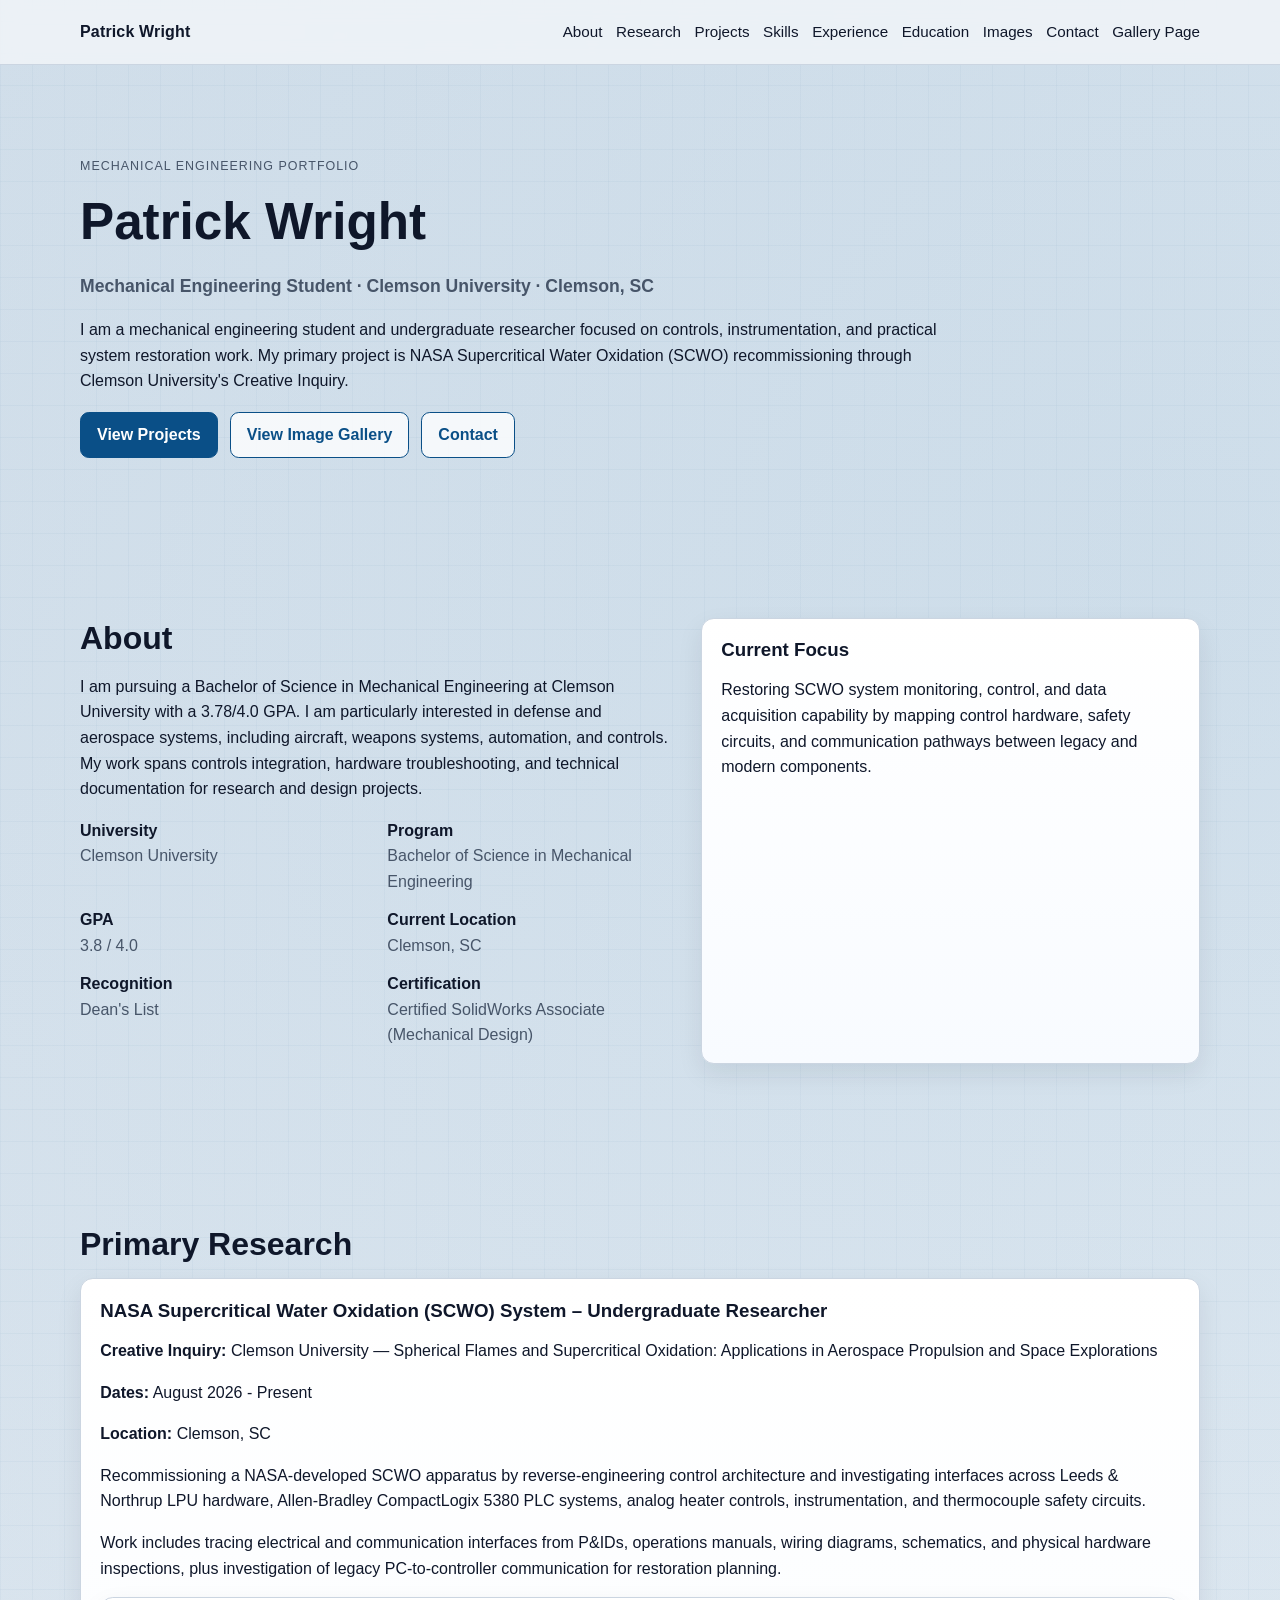
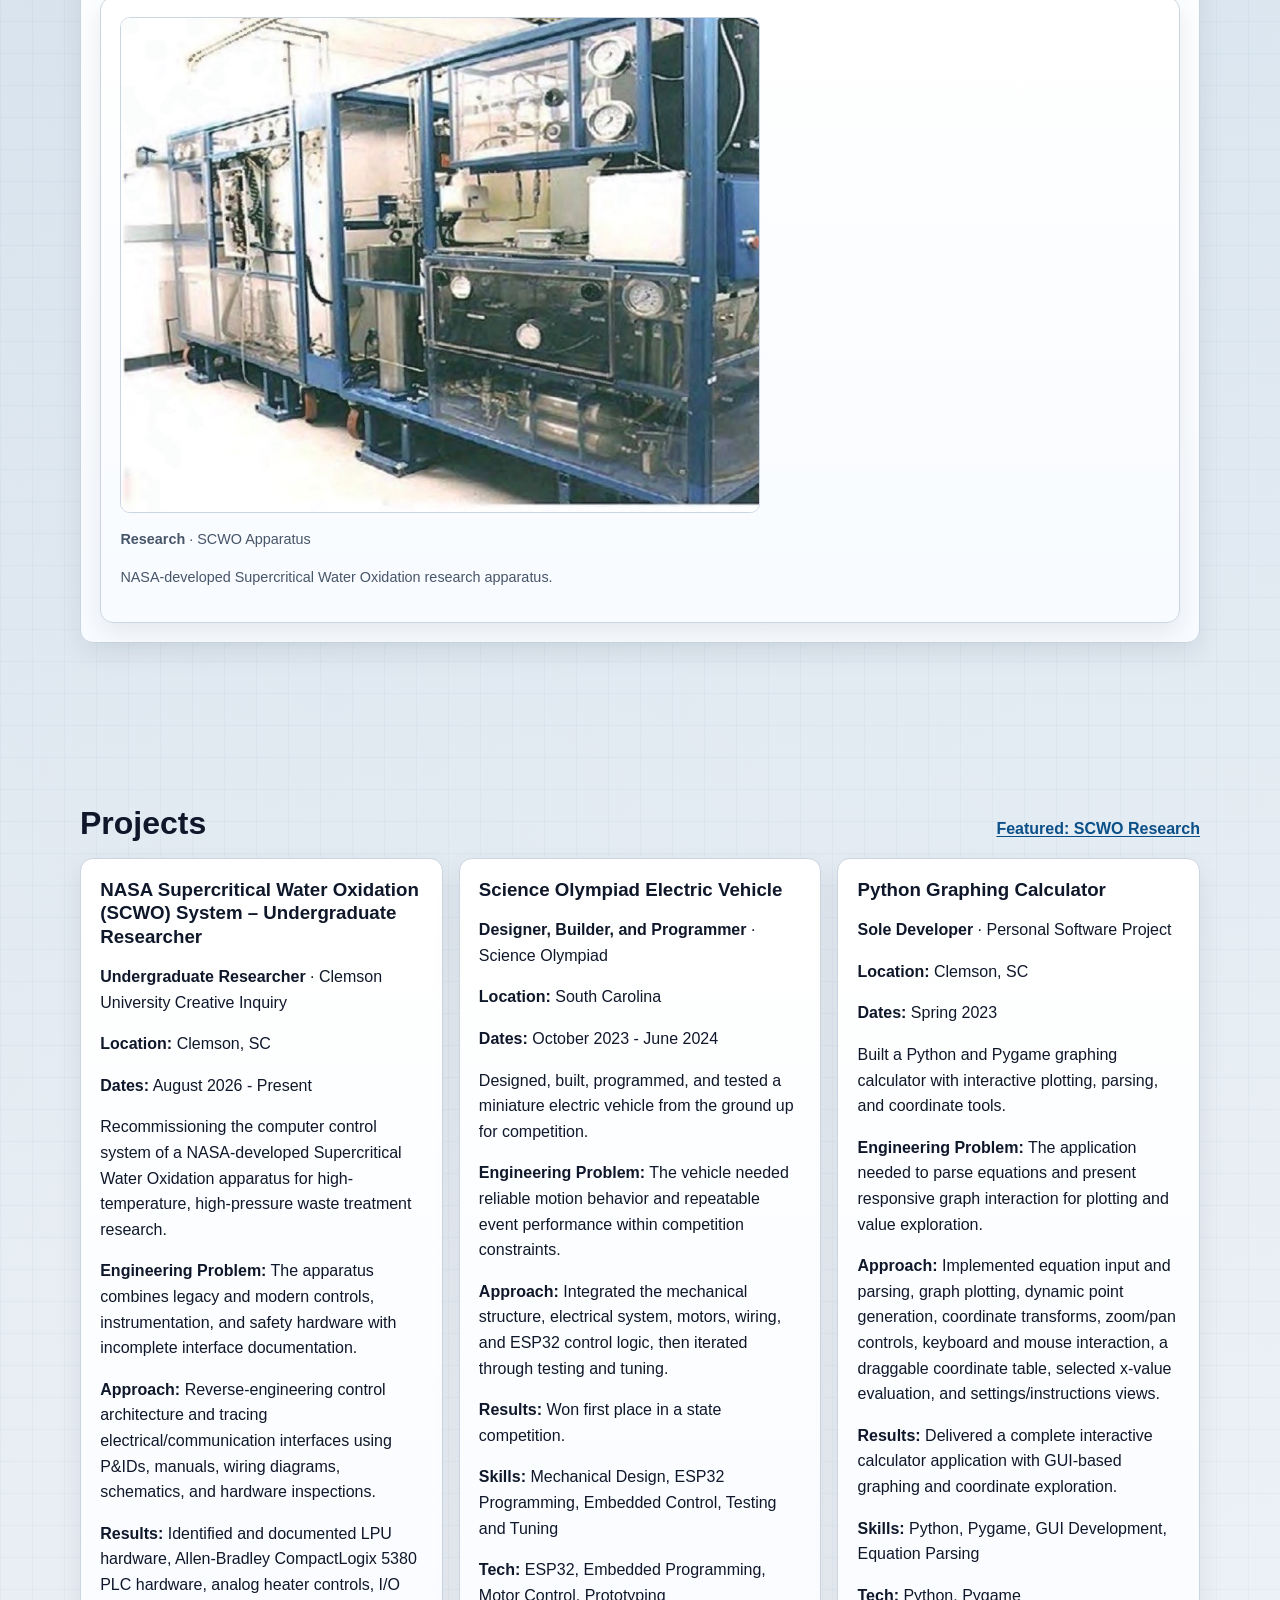
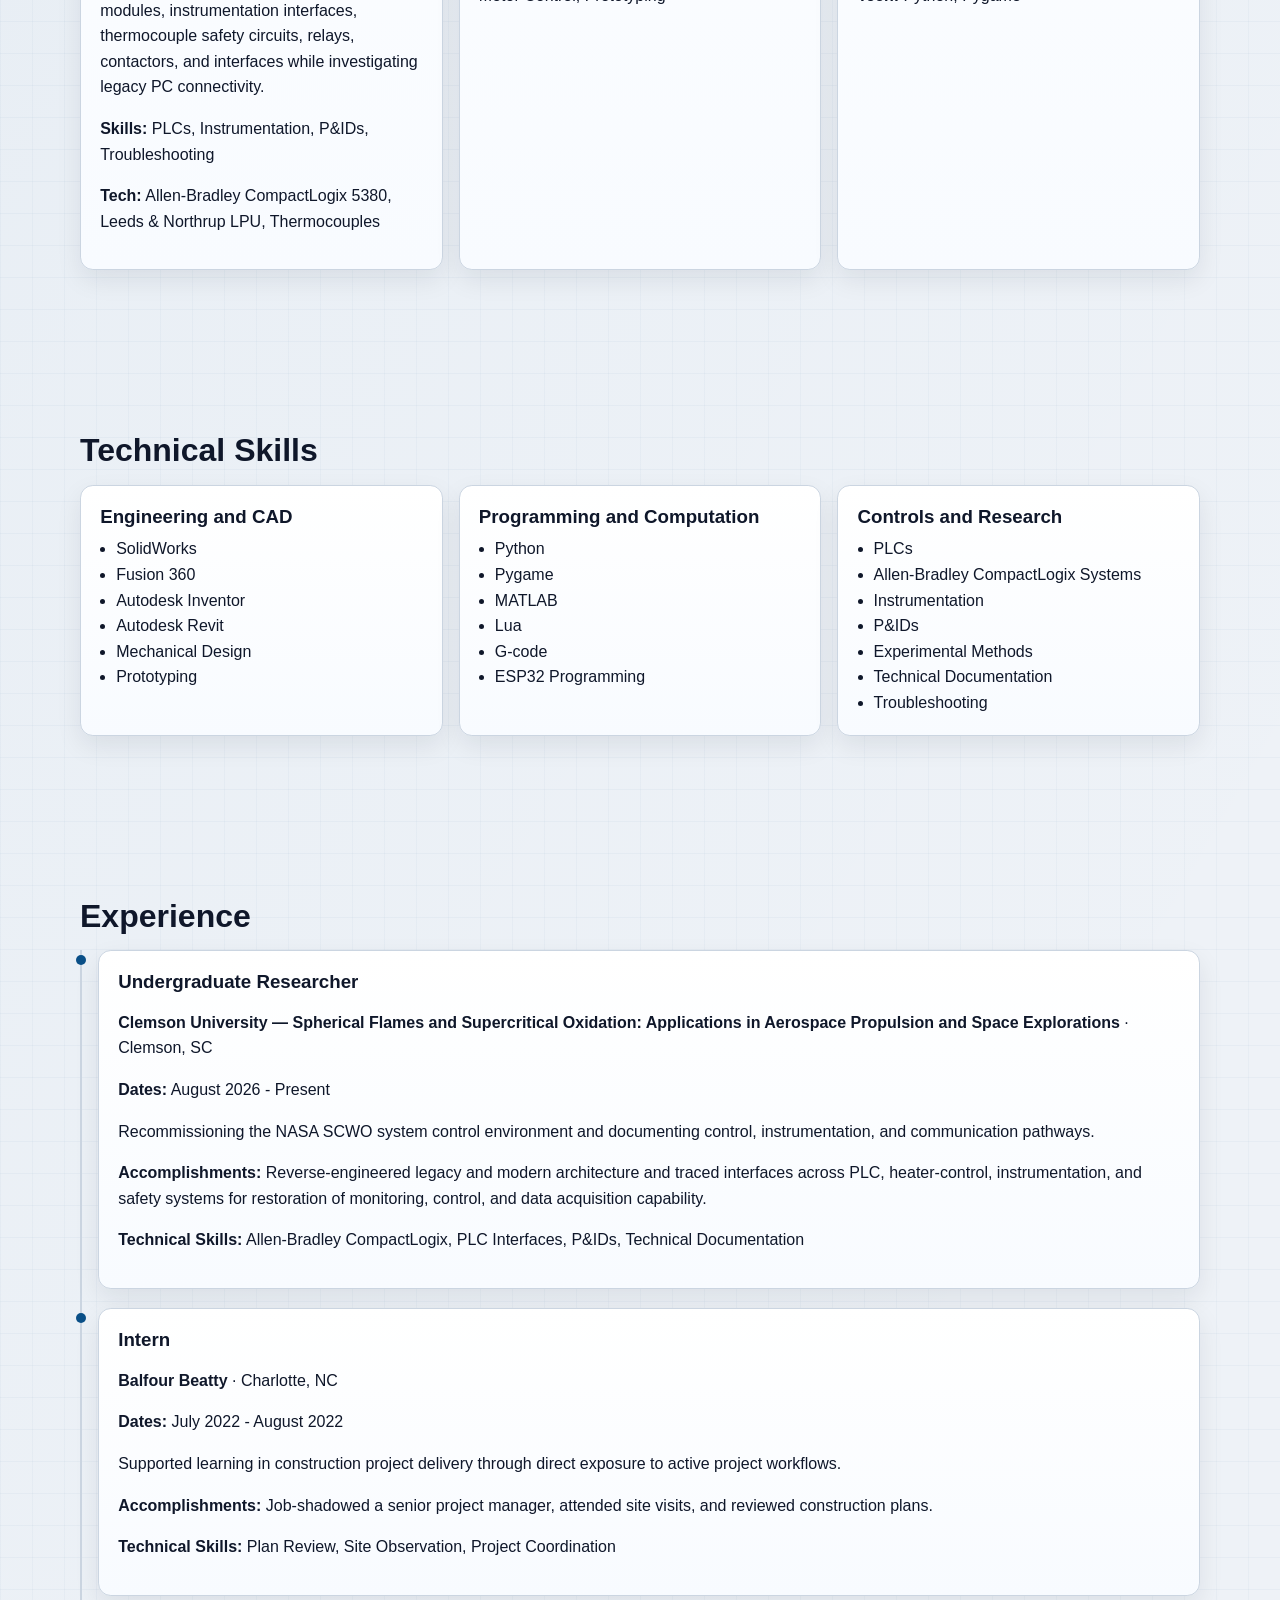
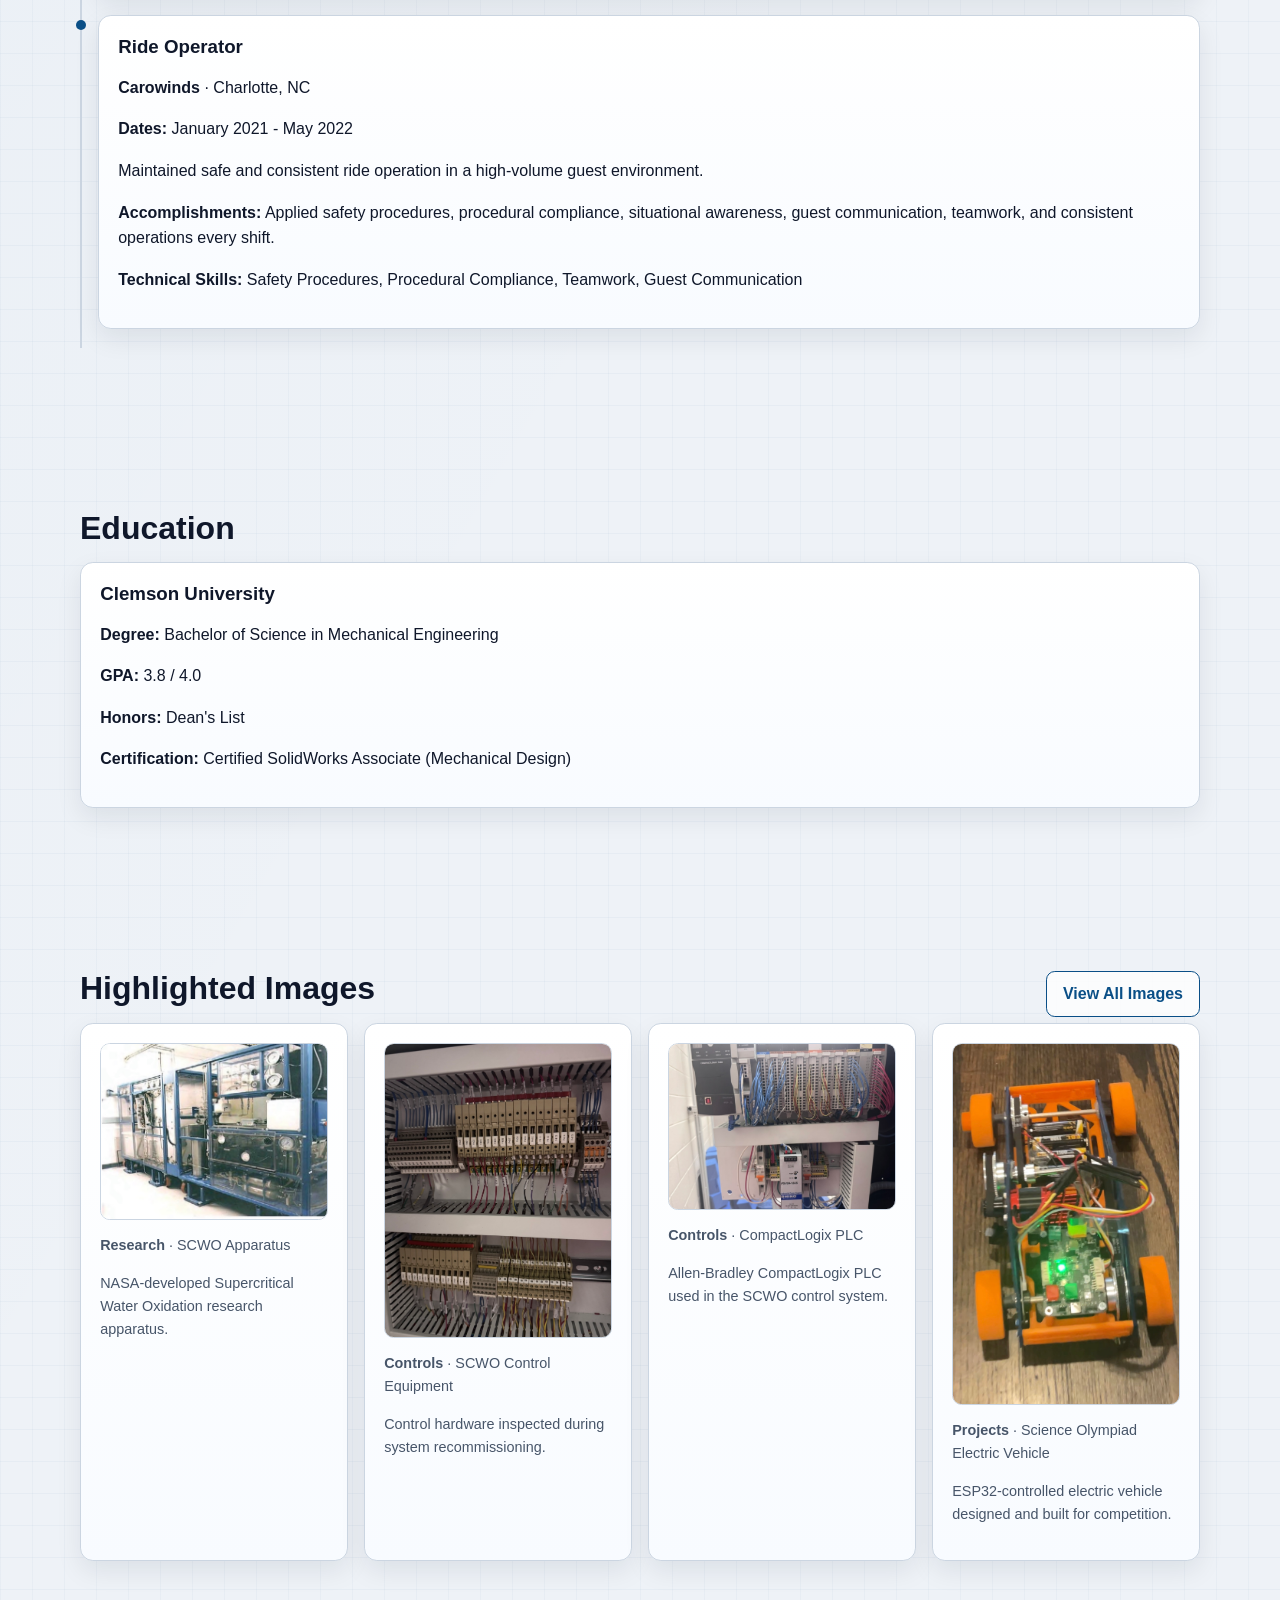
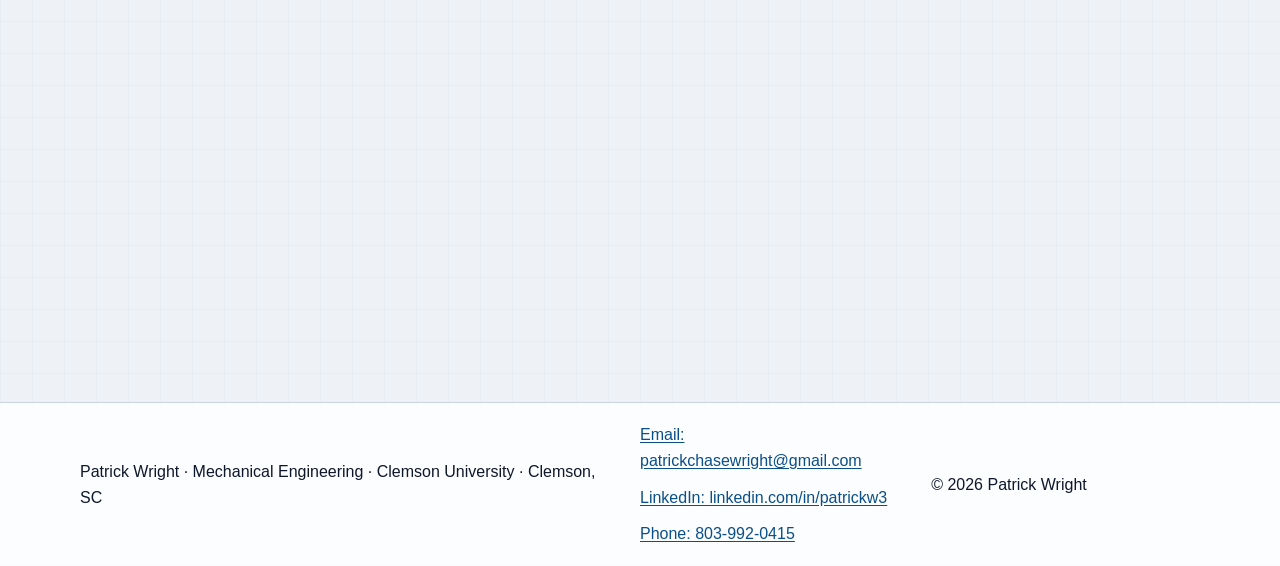
<file: index.html>
<!DOCTYPE html>
<html lang="en">
  <head>
    <meta charset="UTF-8" />
    <meta name="viewport" content="width=device-width, initial-scale=1.0" />
    <title>Patrick Wright | Mechanical Engineering Portfolio</title>
    <meta
      name="description"
      content="Portfolio for Patrick Wright, a Clemson University mechanical engineering student focused on research, controls, and practical engineering projects."
    />
    <meta
      name="keywords"
      content="Patrick Wright, Mechanical Engineering, Clemson University, SCWO, PLC, Controls, Engineering Projects"
    />
    <meta name="author" content="Patrick Wright" />
    <link rel="stylesheet" href="./styles.css" />
  </head>
  <body>
    <a class="skip-link" href="#main-content">Skip to content</a>
    <header class="site-header" id="top">
      <nav class="container nav" aria-label="Main navigation">
        <a class="brand" href="#top">Patrick Wright</a>
        <button class="menu-toggle" aria-expanded="false" aria-controls="site-menu">Menu</button>
        <ul id="site-menu" class="menu">
          <li><a href="#about">About</a></li>
          <li><a href="#research">Research</a></li>
          <li><a href="#projects">Projects</a></li>
          <li><a href="#skills">Skills</a></li>
          <li><a href="#experience">Experience</a></li>
          <li><a href="#education">Education</a></li>
          <li><a href="#images">Images</a></li>
          <li><a href="#contact">Contact</a></li>
          <li><a href="./gallery.html">Gallery Page</a></li>
        </ul>
      </nav>
    </header>

    <main id="main-content">
      <section class="hero section">
        <div class="container hero-grid reveal">
          <div>
            <p class="eyebrow">Mechanical Engineering Portfolio</p>
            <h1>Patrick Wright</h1>
            <p class="subtitle">Mechanical Engineering Student · Clemson University · Clemson, SC</p>
            <p>
              I am a mechanical engineering student and undergraduate researcher focused on controls, instrumentation,
              and practical system restoration work. My primary project is NASA Supercritical Water Oxidation (SCWO)
              recommissioning through Clemson University's Creative Inquiry.
            </p>
            <div class="hero-actions">
              <a class="btn" href="#projects">View Projects</a>
              <a class="btn btn-secondary" href="./gallery.html">View Image Gallery</a>
              <a class="btn btn-secondary" href="#contact">Contact</a>
            </div>
          </div>
        </div>
      </section>

      <section class="section" id="about">
        <div class="container about-grid reveal">
          <div>
            <h2>About</h2>
            <p>
              I am pursuing a Bachelor of Science in Mechanical Engineering at Clemson University with a 3.78/4.0 GPA. 
              I am particularly interested in defense and aerospace systems, including aircraft, weapons systems, automation, and controls. 
              My work spans controls integration, hardware troubleshooting, and technical documentation for research and design projects.
            </p>
            <dl class="compact-meta">
              <div><dt>University</dt><dd>Clemson University</dd></div>
              <div><dt>Program</dt><dd>Bachelor of Science in Mechanical Engineering</dd></div>
              <div><dt>GPA</dt><dd>3.8 / 4.0</dd></div>
              <div><dt>Current Location</dt><dd>Clemson, SC</dd></div>
              <div><dt>Recognition</dt><dd>Dean's List</dd></div>
              <div><dt>Certification</dt><dd>Certified SolidWorks Associate (Mechanical Design)</dd></div>
            </dl>
          </div>
          <article class="card">
            <h3>Current Focus</h3>
            <p>
              Restoring SCWO system monitoring, control, and data acquisition capability by mapping control hardware,
              safety circuits, and communication pathways between legacy and modern components.
            </p>
          </article>
        </div>
      </section>

      <section class="section" id="research">
        <div class="container reveal">
          <h2>Primary Research</h2>
          <article class="card research-card">
            <h3>NASA Supercritical Water Oxidation (SCWO) System – Undergraduate Researcher</h3>
            <p>
              <strong>Creative Inquiry:</strong> Clemson University — Spherical Flames and Supercritical Oxidation:
              Applications in Aerospace Propulsion and Space Explorations
            </p>
            <p><strong>Dates:</strong> August 2026 - Present</p>
            <p><strong>Location:</strong> Clemson, SC</p>
            <p>
              Recommissioning a NASA-developed SCWO apparatus by reverse-engineering control architecture and
              investigating interfaces across Leeds &amp; Northrup LPU hardware, Allen-Bradley CompactLogix 5380 PLC
              systems, analog heater controls, instrumentation, and thermocouple safety circuits.
            </p>
            <p>
              Work includes tracing electrical and communication interfaces from P&amp;IDs, operations manuals, wiring
              diagrams, schematics, and physical hardware inspections, plus investigation of legacy PC-to-controller
              communication for restoration planning.
            </p>
            <div class="grid image-grid" id="research-images"></div>
          </article>
        </div>
      </section>

      <section class="section" id="projects">
        <div class="container reveal">
          <div class="section-heading">
            <h2>Projects</h2>
            <a class="text-link" href="https://www.nasa.gov/ames/space-biosciences/water-recovery-systems/">Featured: SCWO Research</a>
          </div>
          <div id="project-cards" class="grid cards"></div>
        </div>
      </section>

      <section class="section" id="skills">
        <div class="container reveal">
          <h2>Technical Skills</h2>
          <div id="skills-grid" class="grid skills-grid"></div>
        </div>
      </section>

      <section class="section" id="experience">
        <div class="container reveal">
          <h2>Experience</h2>
          <ol id="experience-timeline" class="timeline"></ol>
        </div>
      </section>

      <section class="section" id="education">
        <div class="container reveal">
          <h2>Education</h2>
          <article class="card">
            <h3>Clemson University</h3>
            <p><strong>Degree:</strong> Bachelor of Science in Mechanical Engineering</p>
            <p><strong>GPA:</strong> 3.8 / 4.0</p>
            <p><strong>Honors:</strong> Dean's List</p>
            <p><strong>Certification:</strong> Certified SolidWorks Associate (Mechanical Design)</p>
          </article>
        </div>
      </section>

      <section class="section" id="images">
        <div class="container reveal">
          <div class="section-heading">
            <h2>Highlighted Images</h2>
            <a class="btn btn-secondary" href="./gallery.html">View All Images</a>
          </div>
          <div id="featured-images" class="grid gallery-grid"></div>
        </div>
      </section>

      <section class="section" id="contact">
        <div class="container contact-grid reveal">
          <div>
            <h2>Contact</h2>
            <ul id="social-links" class="social-links"></ul>
            <p><strong>Location:</strong> Clemson, SC</p>
          </div>
        </div>
      </section>
    </main>

    <footer class="site-footer">
      <div class="container footer-grid">
        <p>Patrick Wright · Mechanical Engineering · Clemson University · Clemson, SC</p>
        <ul id="footer-links" class="social-links compact"></ul>
        <p>© <span id="year"></span> Patrick Wright</p>
      </div>
    </footer>

    <div class="lightbox" id="lightbox" aria-hidden="true" role="dialog" aria-label="Expanded image view">
      <button class="lightbox-close" id="lightbox-close" aria-label="Close image">×</button>
      <img id="lightbox-image" alt="Expanded project image" />
      <p id="lightbox-caption"></p>
    </div>

    <script type="module" src="./js/main.js"></script>
  </body>
</html>
</file>
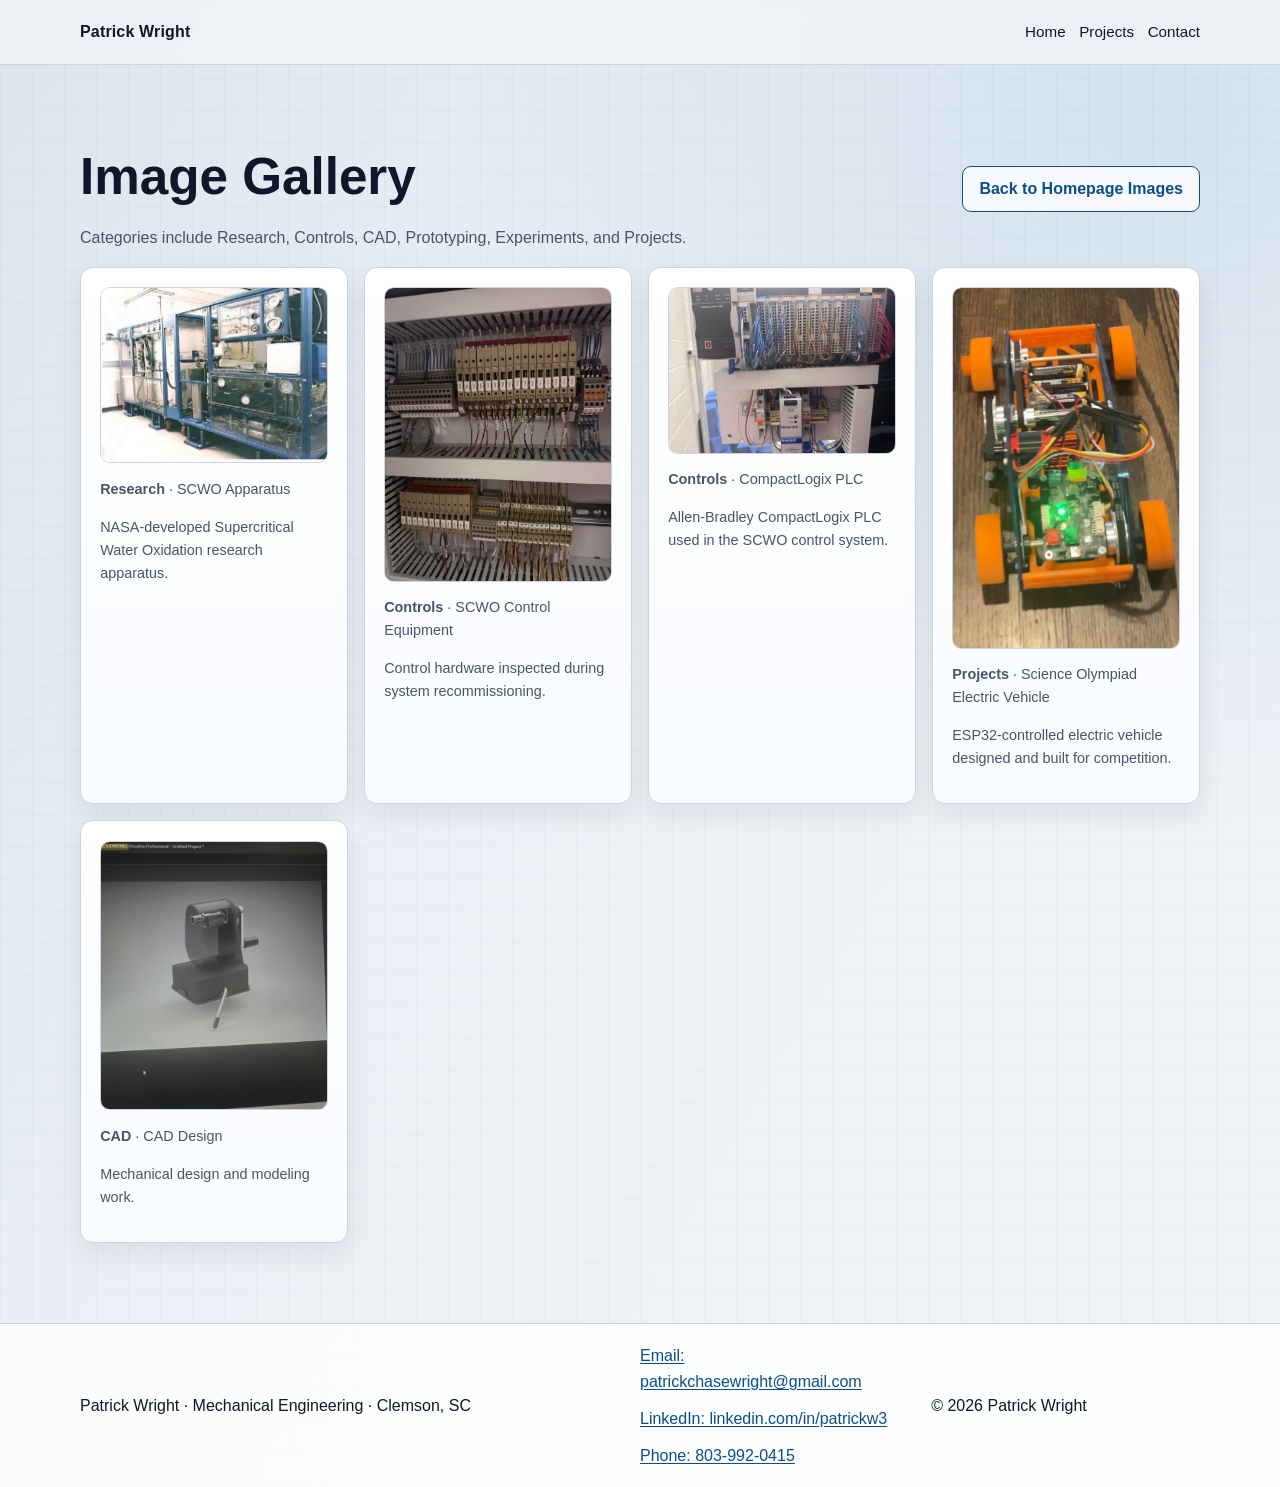
<file: gallery.html>
<!DOCTYPE html>
<html lang="en">
  <head>
    <meta charset="UTF-8" />
    <meta name="viewport" content="width=device-width, initial-scale=1.0" />
    <title>Image Gallery | Patrick Wright</title>
    <meta name="description" content="Project and research image gallery for Patrick Wright's mechanical engineering portfolio." />
    <link rel="stylesheet" href="./styles.css" />
  </head>
  <body>
    <a class="skip-link" href="#main-content">Skip to content</a>
    <header class="site-header">
      <nav class="container nav" aria-label="Gallery navigation">
        <a class="brand" href="./index.html">Patrick Wright</a>
        <ul class="menu static-menu">
          <li><a href="./index.html">Home</a></li>
          <li><a href="./index.html#projects">Projects</a></li>
          <li><a href="./index.html#contact">Contact</a></li>
        </ul>
      </nav>
    </header>

    <main id="main-content" class="section">
      <section class="container reveal">
        <div class="section-heading">
          <div>
            <h1>Image Gallery</h1>
            <p class="muted">Categories include Research, Controls, CAD, Prototyping, Experiments, and Projects.</p>
          </div>
          <a class="btn btn-secondary" href="./index.html#images">Back to Homepage Images</a>
        </div>
        <div id="gallery-grid" class="grid gallery-grid"></div>
      </section>
    </main>

    <footer class="site-footer">
      <div class="container footer-grid">
        <p>Patrick Wright · Mechanical Engineering · Clemson, SC</p>
        <ul id="footer-links" class="social-links compact"></ul>
        <p>© <span id="year"></span> Patrick Wright</p>
      </div>
    </footer>

    <div class="lightbox" id="lightbox" aria-hidden="true" role="dialog" aria-label="Expanded image view">
      <button class="lightbox-close" id="lightbox-close" aria-label="Close image">×</button>
      <img id="lightbox-image" alt="Expanded project image" />
      <p id="lightbox-caption"></p>
    </div>

    <script type="module" src="./js/main.js"></script>
  </body>
</html>
</file>
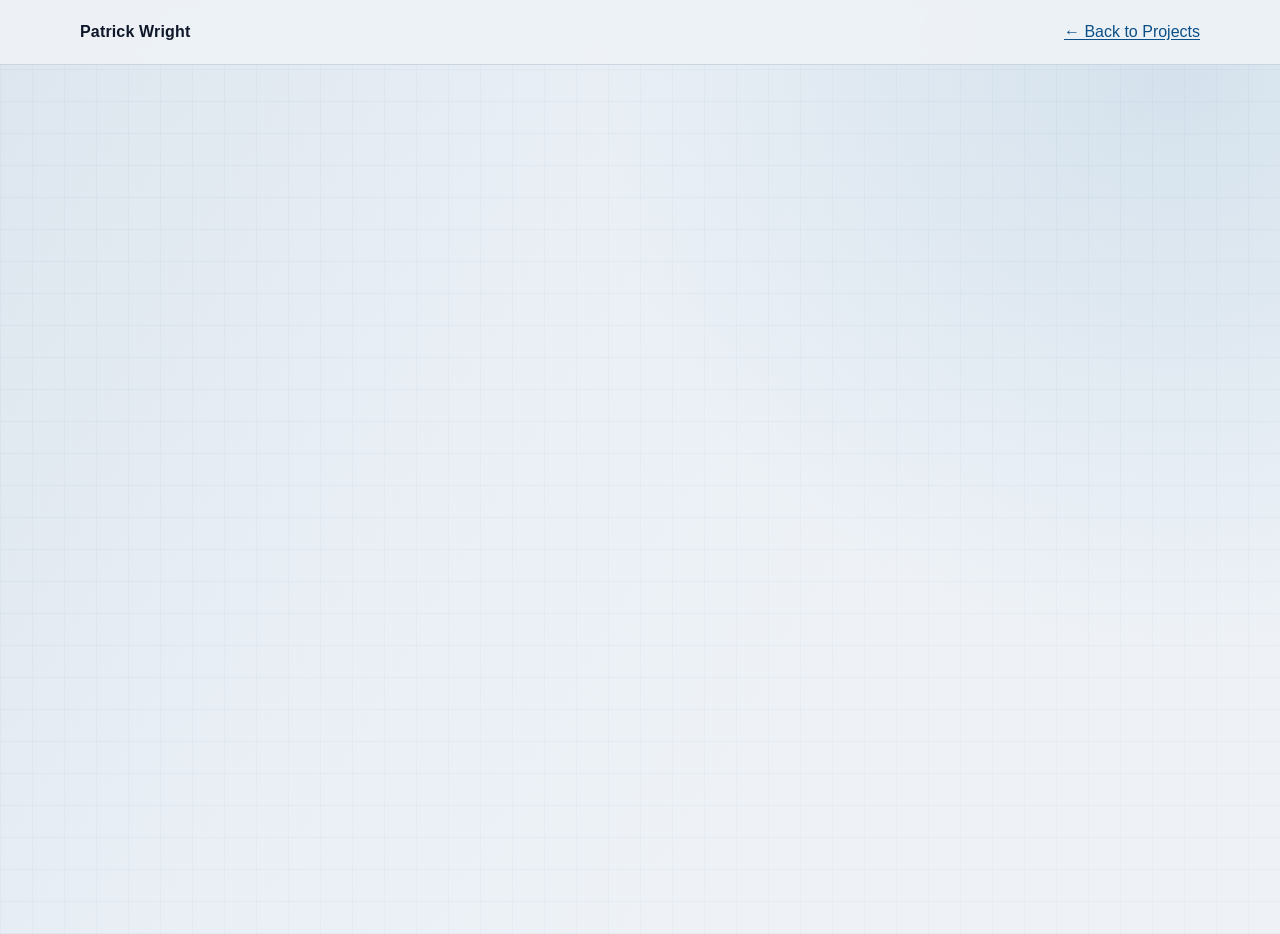
<file: projects/additional-engineering-project.html>
<!DOCTYPE html>
<html lang="en">
  <head>
    <meta charset="UTF-8" />
    <meta name="viewport" content="width=device-width, initial-scale=1.0" />
    <title>Science Olympiad Electric Vehicle | Patrick Wright</title>
    <link rel="stylesheet" href="../styles.css" />
  </head>
  <body>
    <header class="site-header">
      <nav class="container nav" aria-label="Project navigation">
        <a class="brand" href="../index.html">Patrick Wright</a>
        <a href="../index.html#projects">← Back to Projects</a>
      </nav>
    </header>
    <main class="section">
      <article class="container card reveal">
        <h1>Science Olympiad Electric Vehicle</h1>
        <p><strong>Role:</strong> Designer, Builder, and Programmer</p>
        <p><strong>Dates:</strong> October 2023 - June 2024</p>
        <p>
          Designed, built, programmed, and tested a complete miniature electric vehicle for Science Olympiad competition.
        </p>

        <h2>Engineering Problem</h2>
        <p>
          The vehicle needed dependable control behavior and repeatable performance under competition constraints.
        </p>

        <h2>Approach</h2>
        <ul>
          <li>Built the mechanical structure and electrical system from the ground up.</li>
          <li>Integrated motors, wiring, and ESP32-based control logic.</li>
          <li>Ran iterative testing and tuning cycles to improve competition performance.</li>
        </ul>

        <h2>Results</h2>
        <p>The team won first place in a state competition.</p>

        <h2>Image Notes</h2>
        <article class="card empty-state">Project images will be added here.</article>
      </article>
    </main>
    <script type="module" src="../js/project-page.js"></script>
  </body>
</html>
</file>
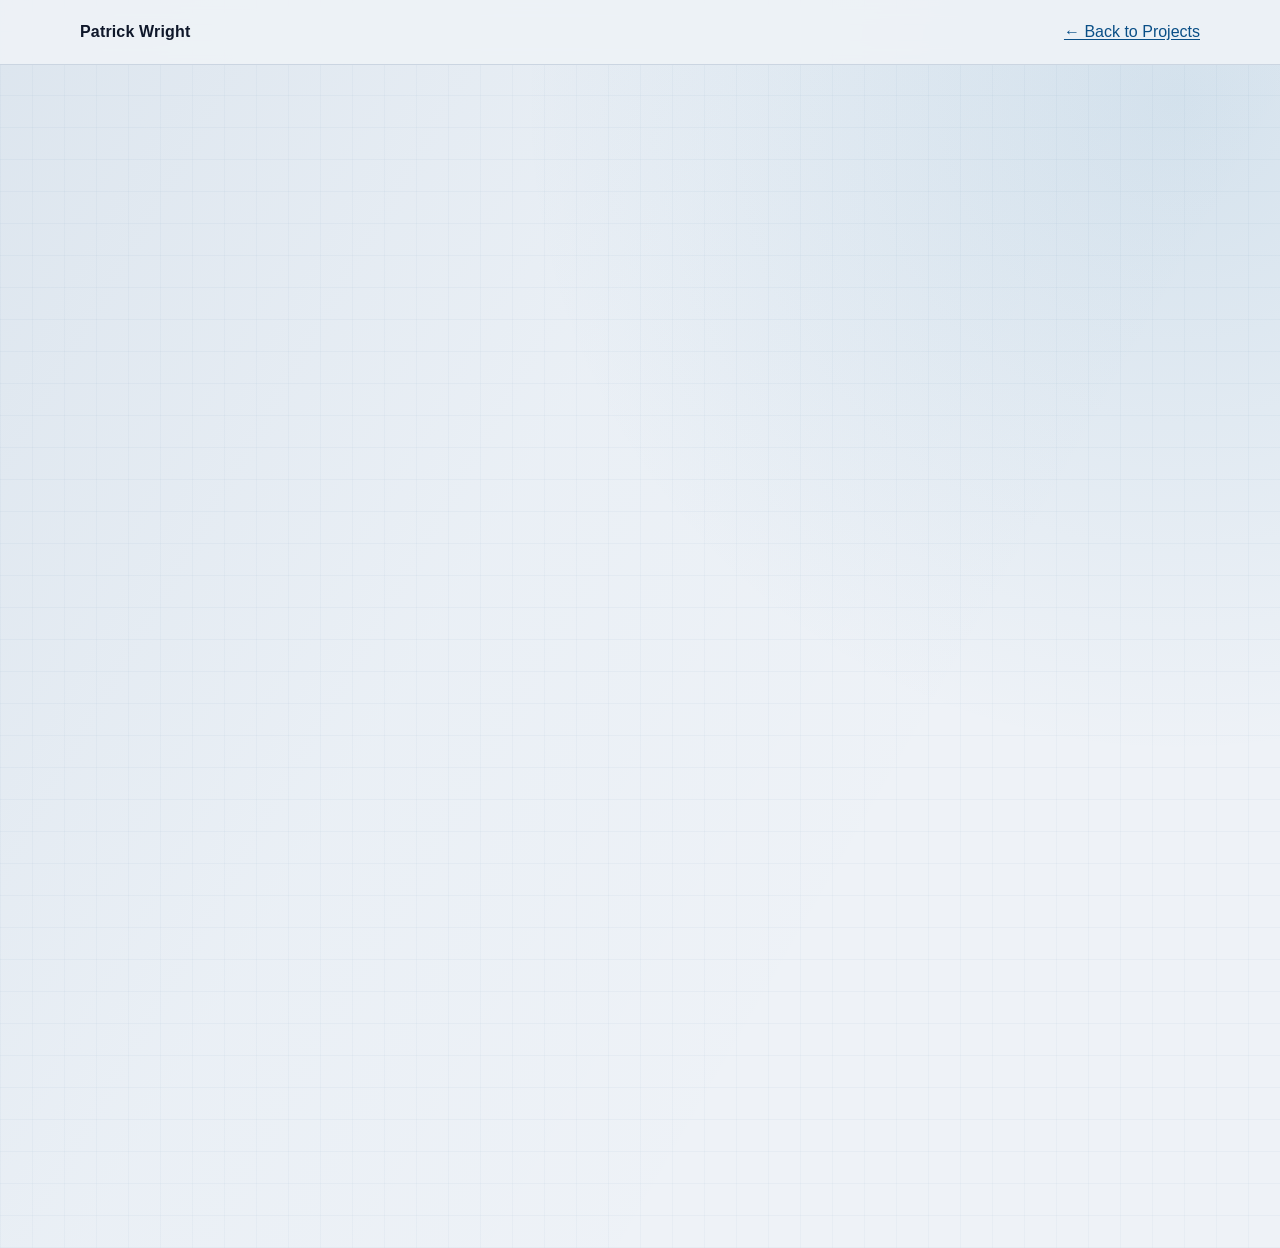
<file: projects/nasa-scwo-research.html>
<!DOCTYPE html>
<html lang="en">
  <head>
    <meta charset="UTF-8" />
    <meta name="viewport" content="width=device-width, initial-scale=1.0" />
    <title>NASA SCWO Research | Patrick Wright</title>
    <meta name="description" content="Detailed project page for NASA Supercritical Water Oxidation system recommissioning research." />
    <link rel="stylesheet" href="../styles.css" />
  </head>
  <body>
    <header class="site-header">
      <nav class="container nav" aria-label="Project navigation">
        <a class="brand" href="../index.html">Patrick Wright</a>
        <a href="../index.html#projects">← Back to Projects</a>
      </nav>
    </header>
    <main class="section">
      <article class="container card reveal">
        <h1>NASA Supercritical Water Oxidation (SCWO) System – Undergraduate Researcher</h1>
        <p><strong>Role:</strong> Undergraduate Researcher</p>
        <p><strong>Creative Inquiry:</strong> Clemson University — Spherical Flames and Supercritical Oxidation: Applications in Aerospace Propulsion and Space Explorations</p>
        <p><strong>Dates:</strong> August 2026 - Present</p>
        <p><strong>Location:</strong> Clemson, SC</p>
        <p>
          Recommissioning a NASA-developed SCWO system used for high-temperature, high-pressure waste-treatment research.
          The work focuses on restoring system monitoring, control, and data acquisition capability.
        </p>

        <h2>Engineering Problem</h2>
        <p>
          The platform includes mixed legacy and modern controls with incomplete interface records across power,
          instrumentation, and communication pathways.
        </p>

        <h2>Approach</h2>
        <ul>
          <li>Reverse-engineered control architecture spanning legacy and modern hardware.</li>
          <li>Identified Leeds &amp; Northrup LPU hardware, CompactLogix 5380 PLC hardware, analog heater controls, and I/O modules.</li>
          <li>Mapped thermocouple safety circuits, solid-state relays, contactors, and 4-20 mA PLC interfaces.</li>
          <li>Traced interfaces using P&amp;IDs, operations manuals, wiring diagrams, schematics, and physical inspections.</li>
          <li>Investigated legacy PC-to-controller communication and PLC connectivity pathways.</li>
        </ul>

        <h2>Current Status</h2>
        <p>
          Interface mapping and system understanding are being consolidated to support staged restoration of controls,
          monitoring, and data collection functions.
        </p>

        <h2>Image Notes</h2>
        <article class="card empty-state">Project images will be added here.</article>
      </article>
    </main>
    <script type="module" src="../js/project-page.js"></script>
  </body>
</html>
</file>
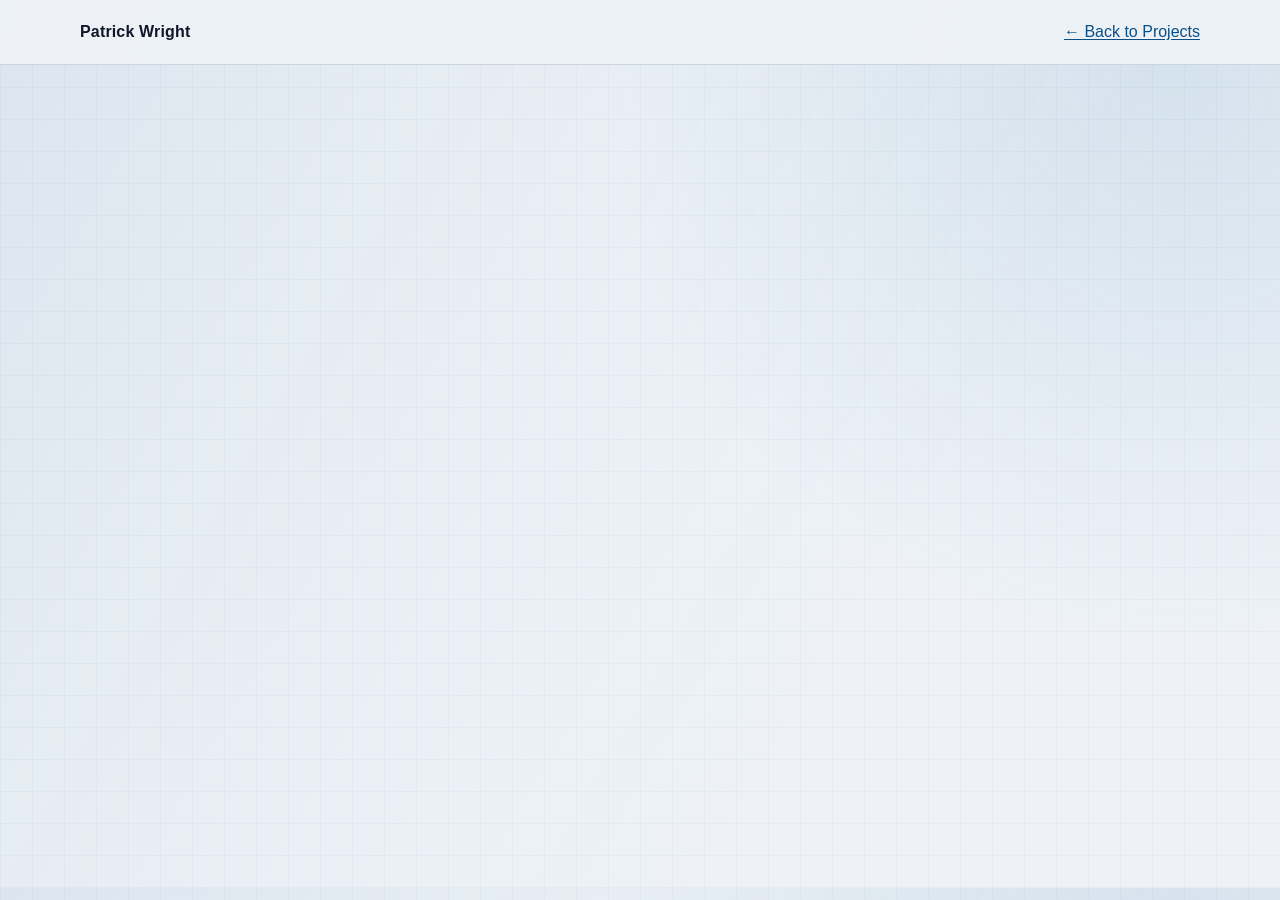
<file: projects/novel-exoskeletons-creative-inquiry.html>
<!DOCTYPE html>
<html lang="en">
  <head>
    <meta charset="UTF-8" />
    <meta name="viewport" content="width=device-width, initial-scale=1.0" />
    <title>Python Graphing Calculator | Patrick Wright</title>
    <link rel="stylesheet" href="../styles.css" />
  </head>
  <body>
    <header class="site-header">
      <nav class="container nav" aria-label="Project navigation">
        <a class="brand" href="../index.html">Patrick Wright</a>
        <a href="../index.html#projects">← Back to Projects</a>
      </nav>
    </header>
    <main class="section">
      <article class="container card reveal">
        <h1>Python Graphing Calculator</h1>
        <p><strong>Role:</strong> Sole Developer</p>
        <p><strong>Dates:</strong> Spring 2023</p>
        <p>
          Built an interactive graphing calculator application in Python and Pygame.
        </p>

        <h2>Implemented Features</h2>
        <ul>
          <li>Graphical user interface with equation input and plotting.</li>
          <li>Equation parsing, dynamic graph-point generation, and coordinate transforms.</li>
          <li>Zoom controls, pan controls, keyboard and mouse interaction.</li>
          <li>Draggable coordinate table and selected x-value exact evaluation.</li>
          <li>Settings and instructions interface.</li>
        </ul>

        <h2>Outcome</h2>
        <p>
          Delivered a complete desktop graphing tool designed and implemented independently.
        </p>

        <h2>Image Notes</h2>
        <article class="card empty-state">Project images will be added here.</article>
      </article>
    </main>
    <script type="module" src="../js/project-page.js"></script>
  </body>
</html>
</file>
<file: styles.css>
:root {
  --bg: #eef2f7;
  --surface: #ffffff;
  --surface-soft: #f8fbff;
  --text: #0f172a;
  --muted: #475569;
  --border: #cbd5e1;
  --accent: #0a4f87;
  --accent-2: #1d6fa5;
  --accent-contrast: #ffffff;
  --shadow: 0 10px 26px rgba(15, 23, 42, 0.08);
}

* { box-sizing: border-box; }
html { scroll-behavior: smooth; }
body {
  margin: 0;
  font-family: Inter, "Segoe UI", Roboto, Arial, sans-serif;
  color: var(--text);
  line-height: 1.6;
  background:
    linear-gradient(120deg, rgba(10, 79, 135, 0.08), rgba(29, 111, 165, 0.02) 40%, rgba(255, 255, 255, 0) 70%),
    repeating-linear-gradient(0deg, rgba(10, 79, 135, 0.035) 0 1px, transparent 1px 32px),
    repeating-linear-gradient(90deg, rgba(10, 79, 135, 0.03) 0 1px, transparent 1px 32px),
    radial-gradient(circle at 92% 8%, rgba(29, 111, 165, 0.12), transparent 40%),
    var(--bg);
}

img { max-width: 100%; height: auto; border-radius: 0.6rem; border: 1px solid var(--border); }
a { color: var(--accent); text-underline-offset: 0.15em; }
a:hover { color: var(--accent-2); }

.container { width: min(1120px, 92vw); margin: 0 auto; }
.section { padding: clamp(3rem, 7vw, 5rem) 0; }
.site-header {
  position: sticky;
  top: 0;
  background: rgba(238, 242, 247, 0.92);
  border-bottom: 1px solid var(--border);
  backdrop-filter: blur(10px);
  z-index: 100;
}
.nav { display: flex; align-items: center; justify-content: space-between; min-height: 4rem; gap: 1rem; }
.brand { color: var(--text); text-decoration: none; font-weight: 700; letter-spacing: 0.01em; }
.menu { display: flex; flex-wrap: wrap; list-style: none; margin: 0; padding: 0; gap: 0.85rem; }
.menu a { text-decoration: none; color: var(--text); font-size: 0.95rem; }
.static-menu { display: flex; }
.menu-toggle { display: none; }

.skip-link { position: absolute; left: -999px; top: 0; background: var(--accent); color: #fff; padding: 0.5rem; }
.skip-link:focus { left: 0.5rem; top: 0.5rem; z-index: 999; }

.hero-grid,
.about-grid,
.contact-grid,
.footer-grid { display: grid; gap: 1.4rem; }
.hero-grid { grid-template-columns: minmax(280px, 860px); align-items: center; }
.about-grid,
.contact-grid { grid-template-columns: 1.2fr 1fr; }
.footer-grid { grid-template-columns: 2fr 1fr 1fr; align-items: center; }

h1, h2, h3, h4 { line-height: 1.25; margin-top: 0; }
h1 { font-size: clamp(2.1rem, 5vw, 3.2rem); margin-bottom: 0.75rem; }
h2 { font-size: clamp(1.5rem, 3vw, 2rem); margin-bottom: 0.9rem; }
.subtitle { font-size: 1.1rem; font-weight: 600; color: var(--muted); }
.eyebrow { text-transform: uppercase; letter-spacing: 0.08em; font-size: 0.78rem; color: var(--muted); }
.muted { color: var(--muted); }

.btn {
  display: inline-block;
  background: var(--accent);
  color: var(--accent-contrast);
  text-decoration: none;
  border: 1px solid var(--accent);
  border-radius: 0.55rem;
  padding: 0.58rem 1rem;
  font-weight: 600;
  transition: transform 160ms ease, opacity 160ms ease, background-color 160ms ease;
}
.btn:hover,
.btn:focus-visible { opacity: 0.95; transform: translateY(-1px); }
.btn-secondary { background: rgba(255, 255, 255, 0.8); color: var(--accent); }
.hero-actions { display: flex; flex-wrap: wrap; gap: 0.75rem; margin-top: 1.1rem; }
.text-link { font-weight: 600; }

.grid { display: grid; gap: 1rem; }
.cards { grid-template-columns: repeat(auto-fit, minmax(270px, 1fr)); }
.card {
  background: linear-gradient(180deg, var(--surface), var(--surface-soft));
  border: 1px solid var(--border);
  border-radius: 0.8rem;
  padding: 1.2rem;
  box-shadow: var(--shadow);
  transition: transform 180ms ease, box-shadow 180ms ease;
}
.card:hover { transform: translateY(-2px); box-shadow: 0 14px 30px rgba(15, 23, 42, 0.1); }
.card h3 { margin-bottom: 0.5rem; }

.section-heading { display: flex; align-items: baseline; justify-content: space-between; gap: 1rem; flex-wrap: wrap; }
.compact-meta { display: grid; grid-template-columns: repeat(2, minmax(160px, 1fr)); gap: 0.8rem 1rem; }
.compact-meta dt { font-weight: 700; }
.compact-meta dd { margin: 0; color: var(--muted); }

.timeline { list-style: none; margin: 0; padding: 0; border-left: 2px solid var(--border); }
.timeline li { padding: 0 0 1.2rem 1rem; position: relative; }
.timeline li::before {
  content: "";
  width: 0.65rem;
  height: 0.65rem;
  border-radius: 50%;
  background: var(--accent);
  position: absolute;
  left: -0.4rem;
  top: 0.3rem;
}

.skills-grid { grid-template-columns: repeat(auto-fit, minmax(260px, 1fr)); }
.skill-list { margin: 0; padding-left: 1rem; }

.image-grid,
.gallery-grid { grid-template-columns: repeat(auto-fit, minmax(230px, 1fr)); }
.gallery-item button,
.project-image-button {
  all: unset;
  display: block;
  cursor: pointer;
  border-radius: 0.6rem;
  overflow: hidden;
}
.project-image-button img { transition: transform 220ms ease; }
.project-image-button:hover img { transform: scale(1.03); }

.empty-image {
  min-height: 180px;
  display: grid;
  place-items: center;
  text-align: center;
  padding: 1.3rem;
  border: 1px dashed var(--border);
  border-radius: 0.65rem;
  background: rgba(255, 255, 255, 0.75);
}
.empty-image p { margin: 0.35rem 0; }
.empty-image-icon { font-size: 1.1rem; color: var(--muted); }
.empty-state { text-align: center; color: var(--muted); }

.gallery-caption { font-size: 0.9rem; color: var(--muted); margin-top: 0.45rem; }

.social-links { list-style: none; padding: 0; margin: 0; display: grid; gap: 0.4rem; }
.social-links.compact { display: flex; flex-wrap: wrap; gap: 0.7rem; }

.site-footer { border-top: 1px solid var(--border); padding: 1.2rem 0; background: rgba(255, 255, 255, 0.84); }

.gallery-item button:focus-visible,
.project-image-button:focus-visible,
.menu-toggle:focus-visible,
.menu a:focus-visible,
.btn:focus-visible {
  outline: 2px solid var(--accent);
  outline-offset: 2px;
}

.reveal {
  opacity: 0;
  transform: translateY(18px);
  transition: opacity 340ms ease, transform 340ms ease;
}
.reveal.is-visible {
  opacity: 1;
  transform: translateY(0);
}

.lightbox {
  position: fixed;
  inset: 0;
  background: rgba(17, 24, 39, 0.9);
  display: none;
  place-items: center;
  padding: 1rem;
  z-index: 1000;
}
.lightbox.open { display: grid; }
.lightbox img { max-height: 80vh; width: auto; border: 2px solid #fff; }
.lightbox p { color: #fff; margin-top: 0.5rem; text-align: center; }
.lightbox-close {
  position: absolute;
  right: 1.2rem;
  top: 1rem;
  border: 0;
  background: transparent;
  color: #fff;
  font-size: 2rem;
  cursor: pointer;
}

@media (max-width: 920px) {
  .hero-grid,
  .about-grid,
  .contact-grid,
  .footer-grid { grid-template-columns: 1fr; }
}

@media (max-width: 760px) {
  .menu-toggle {
    display: inline-block;
    border: 1px solid var(--border);
    border-radius: 0.4rem;
    background: #fff;
    padding: 0.35rem 0.6rem;
  }
  .menu { display: none; width: 100%; }
  .menu.open {
    display: grid;
    grid-template-columns: repeat(2, minmax(120px, 1fr));
    margin-bottom: 0.6rem;
  }
  .static-menu { display: flex; width: auto; }
  .nav { flex-wrap: wrap; }
  .compact-meta { grid-template-columns: 1fr; }
}

@media (prefers-reduced-motion: reduce) {
  html { scroll-behavior: auto; }
  *, *::before, *::after {
    animation-duration: 0.01ms !important;
    animation-iteration-count: 1 !important;
    transition-duration: 0.01ms !important;
  }
  .reveal,
  .reveal.is-visible {
    opacity: 1;
    transform: none;
  }
}
</file>
